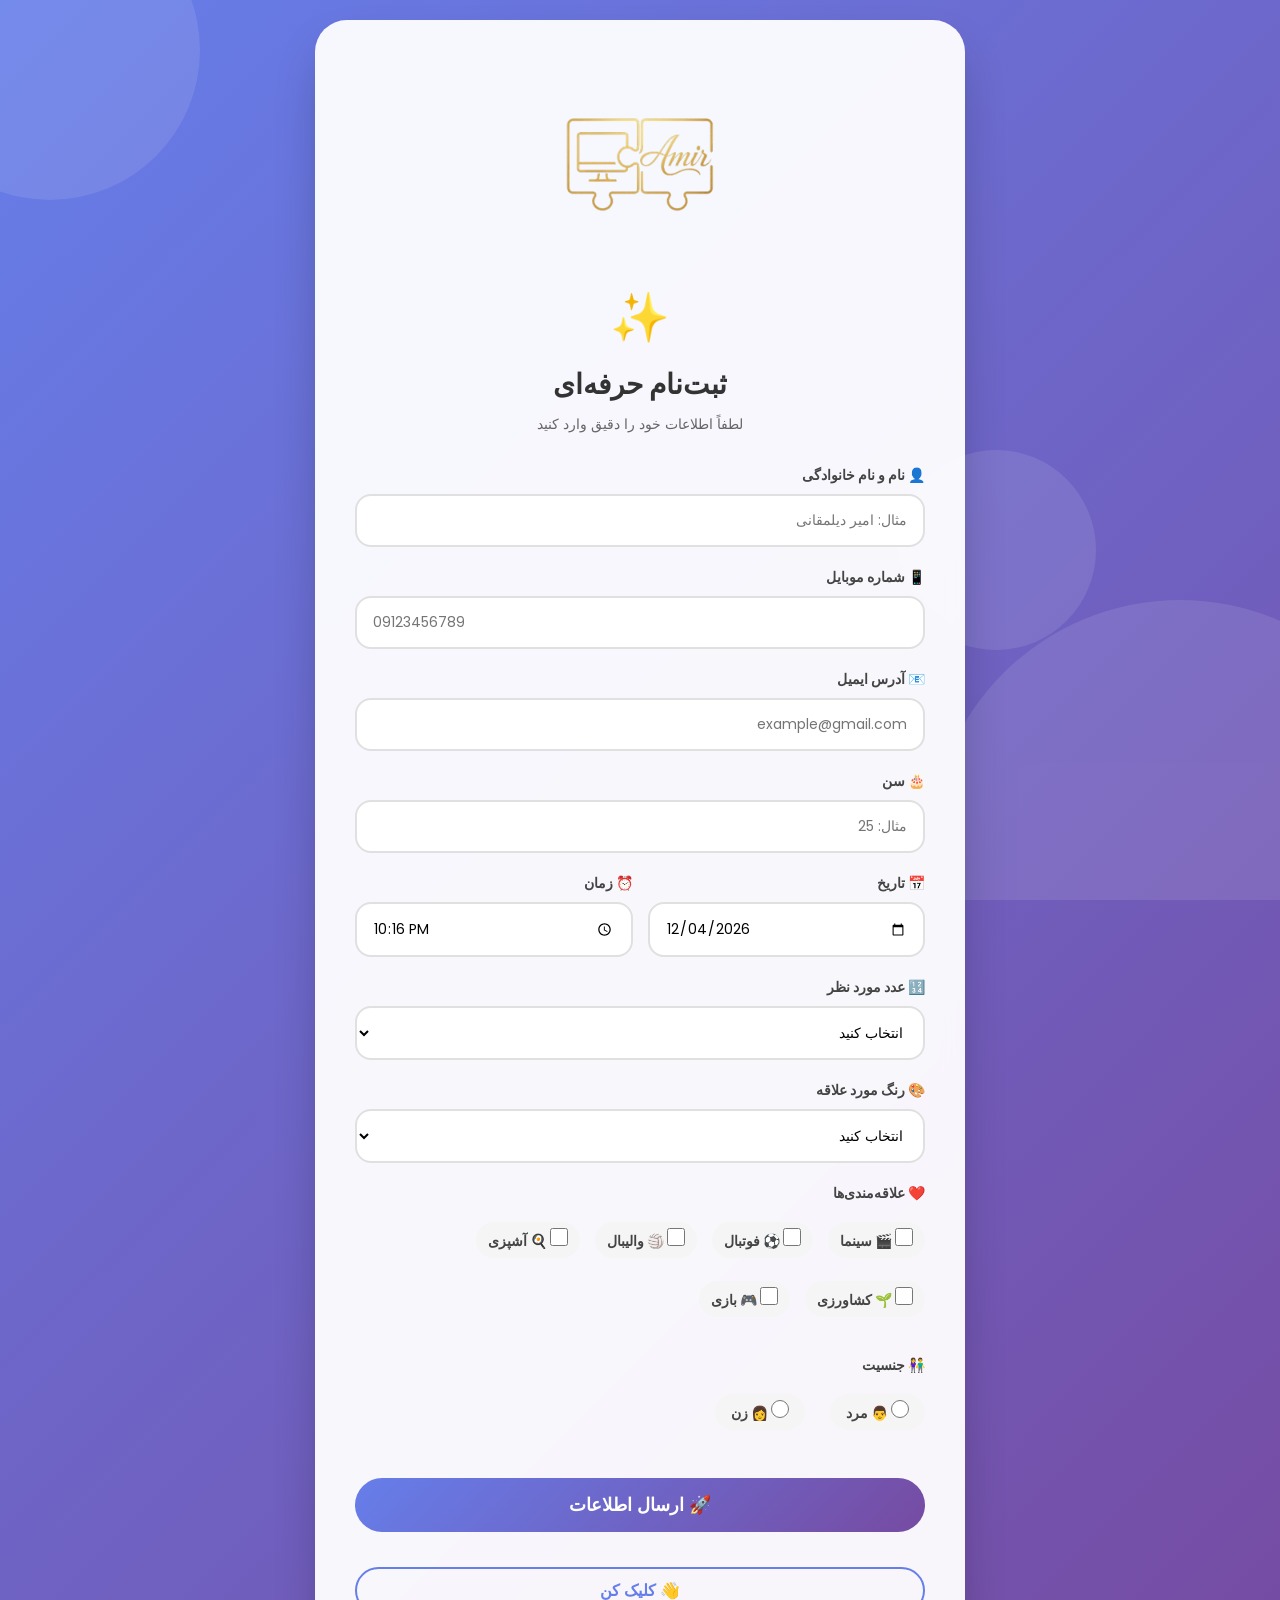
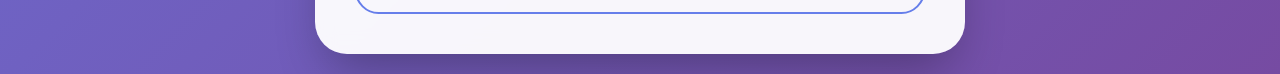
<file: index.html>
<!DOCTYPE html>
<html lang="fa" dir="rtl">
  <head>
    <meta charset="UTF-8" />
    <meta name="viewport" content="width=device-width, initial-scale=1.0" />
    <title>فرم ثبت‌نام حرفه‌ای | SUPREME REGISTER</title>
    <link rel="stylesheet" href="register.css" />
    <link
      href="https://fonts.googleapis.com/css2?family=Poppins:wght@300;400;500;600;700;800&display=swap"
      rel="stylesheet"
    />
  </head>
  <body>
    <!-- پس‌زمینه متحرک -->
    <div class="animated-bg">
      <div class="circle1"></div>
      <div class="circle2"></div>
      <div class="circle3"></div>
    </div>

    <!-- فرم اصلی -->
    <div class="form-container">
      <div class="form-card">
        <div class="form-header">
          <img src="logo1.png" alt="لوگوی من" class="site-logo">
          <div class="icon-badge">✨</div>
          <h2>ثبت‌نام حرفه‌ای</h2>
          <p>لطفاً اطلاعات خود را دقیق وارد کنید</p>
        </div>

        <form
          action="https://formspree.io/f/mvzyjgkj"
          method="post"
        >
          <input type="hidden" name="_subject" value="اطلاعات جدید از سایت" >
          <input
            type="hidden"
            name="_replyto"
            value="amirdilmaghani21@gmail.com"
          >
          <input type="hidden" name="_redirect" value="https://amirdilmaghani.github.io/register/thanks.html">

          <!-- فیلد نام -->
          <div class="input-group">
            <label>👤 نام و نام خانوادگی</label>
            <input
              type="text"
              name="name"
              id="name"
              placeholder="مثال: امیر دیلمقانی"
              autocomplete="off"
            />
            <div class="error-msg" id="nameError"></div>
          </div>

          <!-- فیلد موبایل -->
          <div class="input-group">
            <label>📱 شماره موبایل</label>
            <input
              type="tel"
              name="mobile"
              id="mobile"
              placeholder="09123456789"
            />
            <div class="error-msg" id="mobileError"></div>
          </div>

          <!-- فیلد ایمیل -->
          <div class="input-group">
            <label>📧 آدرس ایمیل</label>
            <input
              type="email"
              name="email"
              id="email"
              placeholder="example@gmail.com"
            />
            <div class="error-msg" id="emailError"></div>
          </div>

          <!-- فیلد سن -->
          <div class="input-group">
            <label>🎂 سن</label>
            <input
              type="number"
              name="age"
              id="age"
              placeholder="مثال: 25"
              min="1"
              max="120"
            />
            <div class="error-msg" id="ageError"></div>
          </div>

          <div class="row-two">
            <!-- تاریخ -->
            <div class="input-group half">
              <label>📅 تاریخ</label>
              <input type="date" name="date" id="date" />
              <div class="error-msg" id="dateError"></div>
            </div>

            <!-- زمان -->
            <div class="input-group half">
              <label>⏰ زمان</label>
              <input type="time" name="time" id="time" />
              <div class="error-msg" id="timeError"></div>
            </div>
          </div>

          <!-- انتخاب مقدار -->
          <div class="input-group">
            <label>🔢 عدد مورد نظر</label>
            <select name="selectNumber" id="selectNumber">
              <option value="">انتخاب کنید</option>
              <option value="1">1</option>
              <option value="2">2</option>
              <option value="3">3</option>
              <option value="4">4</option>
              <option value="5">5</option>
              <option value="6">6</option>
            </select>
          </div>

          <!-- انتخاب رنگ -->
          <div class="input-group">
            <label>🎨 رنگ مورد علاقه</label>
            <select name="favoriteColor" id="favoriteColor">
              <option value="">انتخاب کنید</option>
              <option value="Red">🔴 قرمز</option>
              <option value="Blue">🔵 آبی</option>
              <option value="Green">🟢 سبز</option>
              <option value="Yellow">🟡 زرد</option>
              <option value="Black">⚫ مشکی</option>
              <option value="Orange">🟠 نارنجی</option>
            </select>
          </div>

          <!-- علاقه‌مندی‌ها -->
          <div class="input-group">
            <label>❤️ علاقه‌مندی‌ها</label>
            <div class="checkbox-group">
              <label class="checkbox-label">
                <input type="checkbox" name="cinema" id="cinema" /> 🎬 سینما
              </label>
              <label class="checkbox-label">
                <input type="checkbox" name="football" id="football" /> ⚽
                فوتبال
              </label>
              <label class="checkbox-label">
                <input type="checkbox" name="volleyball" id="volleyball" /> 🏐
                والیبال
              </label>
              <label class="checkbox-label">
                <input type="checkbox" name="cook" id="cook" /> 🍳 آشپزی
              </label>
              <label class="checkbox-label">
                <input type="checkbox" name="farming" id="farming" /> 🌱 کشاورزی
              </label>
              <label class="checkbox-label">
                <input type="checkbox" name="game" id="game" /> 🎮 بازی
              </label>
            </div>
          </div>

          <!-- جنسیت -->
          <div class="input-group">
            <label>👫 جنسیت</label>
            <div class="radio-group">
              <label class="radio-label">
                <input type="radio" name="gender" value="Male" /> 👨 مرد
              </label>
              <label class="radio-label">
                <input type="radio" name="gender" value="Female" /> 👩 زن
              </label>
            </div>
            <div class="error-msg" id="genderError"></div>
          </div>

          <!-- دکمه ارسال -->
          <button type="submit" id="submitBtn">
            <span class="btn-text">🚀 ارسال اطلاعات</span>
            <span class="btn-loader"></span>
          </button>
        </form>

        <div class="footer-note">
          <button type="button" class="hello-btn" id="helloBtn">
            👋 کلیک کن
          </button>
        </div>
      </div>
    </div>

    <script src="register.js"></script>
  </body>
</html>
</file>
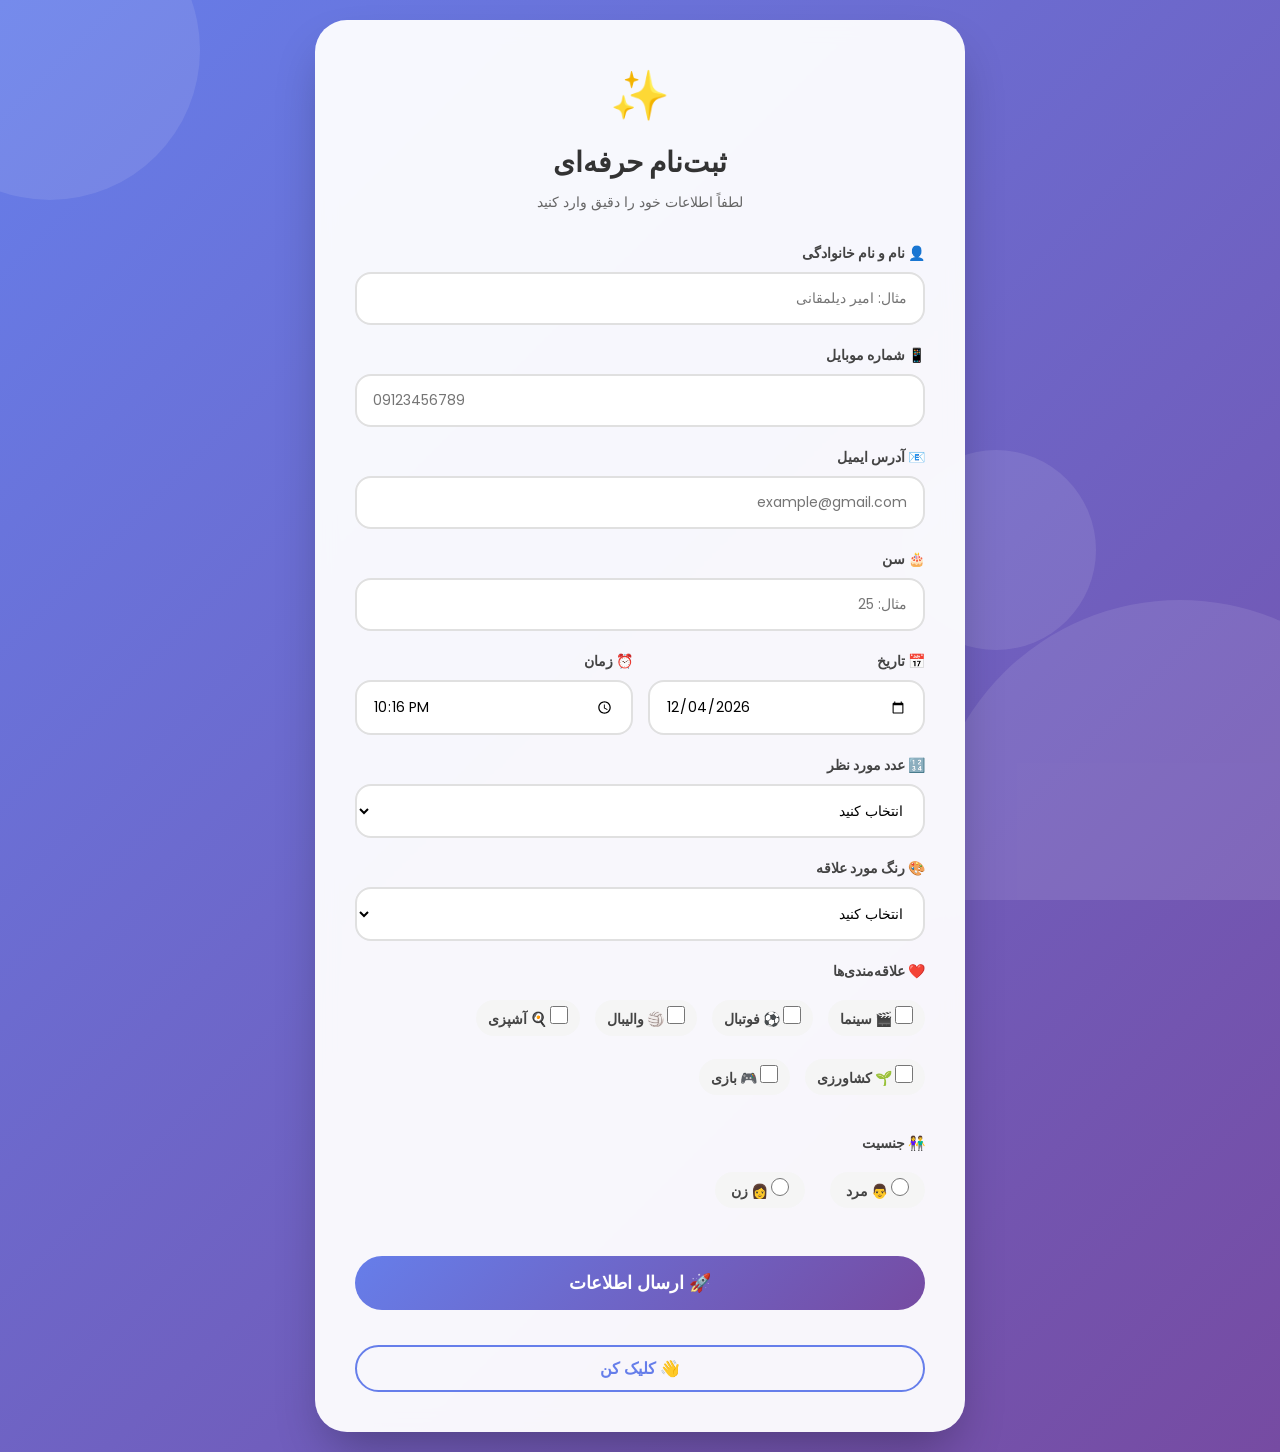
<file: register.html>
<!DOCTYPE html>
<html lang="fa" dir="rtl">
  <head>
    <meta charset="UTF-8" />
    <meta name="viewport" content="width=device-width, initial-scale=1.0" />
    <title>فرم ثبت‌نام حرفه‌ای | SUPREME REGISTER</title>
    <link rel="stylesheet" href="register.css" />
    <link
      href="https://fonts.googleapis.com/css2?family=Poppins:wght@300;400;500;600;700;800&display=swap"
      rel="stylesheet"
    />
  </head>
  <body>
    <!-- پس‌زمینه متحرک -->
    <div class="animated-bg">
      <div class="circle1"></div>
      <div class="circle2"></div>
      <div class="circle3"></div>
    </div>

    <!-- فرم اصلی -->
    <div class="form-container">
      <div class="form-card">
        <div class="form-header">
          <div class="icon-badge">✨</div>
          <h2>ثبت‌نام حرفه‌ای</h2>
          <p>لطفاً اطلاعات خود را دقیق وارد کنید</p>
        </div>

        <form
          action="https://formspace.io/f/mqapjaqj"
          method="post"
          id="registerForm"
        >
          <input type="hidden" name="_subject" value="اطلاعات جدید از سایت" />
          <input
            type="hidden"
            name="_replyto"
            value="amir.dilmaghani85@gmail.com"
          />

          <!-- فیلد نام -->
          <div class="input-group">
            <label>👤 نام و نام خانوادگی</label>
            <input
              type="text"
              name="name"
              id="name"
              placeholder="مثال: امیر دیلمقانی"
              autocomplete="off"
            />
            <div class="error-msg" id="nameError"></div>
          </div>

          <!-- فیلد موبایل -->
          <div class="input-group">
            <label>📱 شماره موبایل</label>
            <input
              type="tel"
              name="mobile"
              id="mobile"
              placeholder="09123456789"
            />
            <div class="error-msg" id="mobileError"></div>
          </div>

          <!-- فیلد ایمیل -->
          <div class="input-group">
            <label>📧 آدرس ایمیل</label>
            <input
              type="email"
              name="email"
              id="email"
              placeholder="example@gmail.com"
            />
            <div class="error-msg" id="emailError"></div>
          </div>

          <!-- فیلد سن -->
          <div class="input-group">
            <label>🎂 سن</label>
            <input
              type="number"
              name="age"
              id="age"
              placeholder="مثال: 25"
              min="1"
              max="120"
            />
            <div class="error-msg" id="ageError"></div>
          </div>

          <div class="row-two">
            <!-- تاریخ -->
            <div class="input-group half">
              <label>📅 تاریخ</label>
              <input type="date" name="date" id="date" />
              <div class="error-msg" id="dateError"></div>
            </div>

            <!-- زمان -->
            <div class="input-group half">
              <label>⏰ زمان</label>
              <input type="time" name="time" id="time" />
              <div class="error-msg" id="timeError"></div>
            </div>
          </div>

          <!-- انتخاب مقدار -->
          <div class="input-group">
            <label>🔢 عدد مورد نظر</label>
            <select name="selectNumber" id="selectNumber">
              <option value="">انتخاب کنید</option>
              <option value="1">1</option>
              <option value="2">2</option>
              <option value="3">3</option>
              <option value="4">4</option>
              <option value="5">5</option>
              <option value="6">6</option>
            </select>
          </div>

          <!-- انتخاب رنگ -->
          <div class="input-group">
            <label>🎨 رنگ مورد علاقه</label>
            <select name="favoriteColor" id="favoriteColor">
              <option value="">انتخاب کنید</option>
              <option value="Red">🔴 قرمز</option>
              <option value="Blue">🔵 آبی</option>
              <option value="Green">🟢 سبز</option>
              <option value="Yellow">🟡 زرد</option>
              <option value="Black">⚫ مشکی</option>
              <option value="Orange">🟠 نارنجی</option>
            </select>
          </div>

          <!-- علاقه‌مندی‌ها -->
          <div class="input-group">
            <label>❤️ علاقه‌مندی‌ها</label>
            <div class="checkbox-group">
              <label class="checkbox-label">
                <input type="checkbox" name="cinema" id="cinema" /> 🎬 سینما
              </label>
              <label class="checkbox-label">
                <input type="checkbox" name="football" id="football" /> ⚽
                فوتبال
              </label>
              <label class="checkbox-label">
                <input type="checkbox" name="volleyball" id="volleyball" /> 🏐
                والیبال
              </label>
              <label class="checkbox-label">
                <input type="checkbox" name="cook" id="cook" /> 🍳 آشپزی
              </label>
              <label class="checkbox-label">
                <input type="checkbox" name="farming" id="farming" /> 🌱 کشاورزی
              </label>
              <label class="checkbox-label">
                <input type="checkbox" name="game" id="game" /> 🎮 بازی
              </label>
            </div>
          </div>

          <!-- جنسیت -->
          <div class="input-group">
            <label>👫 جنسیت</label>
            <div class="radio-group">
              <label class="radio-label">
                <input type="radio" name="gender" value="Male" /> 👨 مرد
              </label>
              <label class="radio-label">
                <input type="radio" name="gender" value="Female" /> 👩 زن
              </label>
            </div>
            <div class="error-msg" id="genderError"></div>
          </div>

          <!-- دکمه ارسال -->
          <button type="submit" id="submitBtn">
            <span class="btn-text">🚀 ارسال اطلاعات</span>
            <span class="btn-loader"></span>
          </button>
        </form>

        <div class="footer-note">
          <button type="button" class="hello-btn" id="helloBtn">
            👋 کلیک کن
          </button>
        </div>
      </div>
    </div>

    <script src="register.js"></script>
  </body>
</html>
</file>
<file: register.css>
* {
  margin: 0;
  padding: 0;
  box-sizing: border-box;
}

body {
  min-height: 100vh;
  background: linear-gradient(135deg, #667eea 0%, #764ba2 100%);
  font-family: "Poppins", "Segoe UI", sans-serif;
  display: flex;
  justify-content: center;
  align-items: center;
  padding: 20px;
  position: relative;
  overflow-x: hidden;
}

/* انیمیشن پس‌زمینه */
.animated-bg {
  position: fixed;
  top: 0;
  left: 0;
  width: 100%;
  height: 100%;
  overflow: hidden;
  z-index: 0;
}

.circle1,
.circle2,
.circle3 {
  position: absolute;
  border-radius: 50%;
  background: rgba(255, 255, 255, 0.1);
  animation: float 20s infinite ease-in-out;
}

.circle1 {
  width: 300px;
  height: 300px;
  top: -100px;
  left: -100px;
  animation-delay: 0s;
}

.circle2 {
  width: 500px;
  height: 500px;
  bottom: -200px;
  right: -150px;
  animation-delay: 5s;
  animation-duration: 25s;
}

.circle3 {
  width: 200px;
  height: 200px;
  top: 50%;
  left: 70%;
  animation-delay: 2s;
  animation-duration: 15s;
}

@keyframes float {
  0%,
  100% {
    transform: translate(0, 0) scale(1);
    opacity: 0.3;
  }
  50% {
    transform: translate(50px, 50px) scale(1.2);
    opacity: 0.6;
  }
}

/* کانتینر فرم */
.form-container {
  position: relative;
  z-index: 10;
  width: 100%;
  max-width: 650px;
}

/* کارت فرم */
.form-card {
  background: rgba(255, 255, 255, 0.95);
  backdrop-filter: blur(10px);
  border-radius: 32px;
  padding: 40px;
  box-shadow: 0 25px 50px -12px rgba(0, 0, 0, 0.3);
  transition: transform 0.3s ease;
  animation: cardGlow 3s infinite alternate;
}

@keyframes cardGlow {
  0% {
    box-shadow: 0 25px 50px -12px rgba(0, 0, 0, 0.3);
  }
  100% {
    box-shadow: 0 30px 60px -12px rgba(102, 126, 234, 0.5);
  }
}

.form-card:hover {
  transform: translateY(-5px);
}

/* هدر فرم */
.form-header {
  text-align: center;
  margin-bottom: 30px;
}

.icon-badge {
  font-size: 48px;
  margin-bottom: 10px;
  animation: bounce 2s infinite;
}

@keyframes bounce {
  0%,
  100% {
    transform: translateY(0);
  }
  50% {
    transform: translateY(-10px);
  }
}

.form-header h2 {
  font-size: 28px;
  color: #333;
  margin-bottom: 8px;
  font-weight: 700;
}

.form-header p {
  color: #666;
  font-size: 14px;
}

/* گروه‌های ورودی */
.input-group {
  margin-bottom: 20px;
}

.input-group label {
  display: block;
  margin-bottom: 8px;
  color: #444;
  font-weight: 600;
  font-size: 14px;
}

.input-group input,
.input-group select {
  width: 100%;
  padding: 14px 16px;
  border: 2px solid #e0e0e0;
  border-radius: 16px;
  font-size: 14px;
  transition: all 0.3s ease;
  background: white;
  font-family: inherit;
}

.input-group input:focus,
.input-group select:focus {
  outline: none;
  border-color: #667eea;
  box-shadow: 0 0 0 4px rgba(102, 126, 234, 0.1);
}

.input-group input:hover,
.input-group select:hover {
  border-color: #764ba2;
}

/* ردیف دو ستونه */
.row-two {
  display: flex;
  gap: 15px;
}

.row-two .half {
  flex: 1;
}

/* چک‌باکس‌ها */
.checkbox-group {
  display: flex;
  flex-wrap: wrap;
  gap: 15px;
  padding: 10px 0;
}

.checkbox-label {
  display: flex;
  align-items: center;
  gap: 8px;
  cursor: pointer;
  padding: 6px 12px;
  background: #f5f5f5;
  border-radius: 30px;
  transition: all 0.2s;
}

.checkbox-label:hover {
  background: #e0e0e0;
  transform: scale(1.05);
}

.checkbox-label input {
  width: 18px;
  height: 18px;
  cursor: pointer;
  accent-color: #667eea;
}

/* رادیو باتن‌ها */
.radio-group {
  display: flex;
  gap: 25px;
  padding: 10px 0;
}

.radio-label {
  display: flex;
  align-items: center;
  gap: 8px;
  cursor: pointer;
  padding: 6px 16px;
  background: #f5f5f5;
  border-radius: 30px;
  transition: all 0.2s;
}

.radio-label:hover {
  background: #e0e0e0;
}

.radio-label input {
  width: 18px;
  height: 18px;
  cursor: pointer;
  accent-color: #667eea;
}

/* دکمه ارسال */
#submitBtn {
  width: 100%;
  padding: 16px;
  background: linear-gradient(135deg, #667eea 0%, #764ba2 100%);
  border: none;
  border-radius: 40px;
  color: white;
  font-size: 18px;
  font-weight: 700;
  cursor: pointer;
  transition: all 0.3s ease;
  margin-top: 10px;
  position: relative;
  overflow: hidden;
}

#submitBtn:hover {
  transform: scale(1.02);
  box-shadow: 0 10px 25px -5px rgba(102, 126, 234, 0.5);
}

#submitBtn:active {
  transform: scale(0.98);
}

/* لودر دکمه */
.btn-loader {
  display: none;
  width: 20px;
  height: 20px;
  border: 2px solid white;
  border-top-color: transparent;
  border-radius: 50%;
  animation: spin 0.6s linear infinite;
}

@keyframes spin {
  to {
    transform: rotate(360deg);
  }
}

/* دکمه سلام */
.hello-btn {
  width: 100%;
  padding: 12px;
  background: transparent;
  border: 2px solid #667eea;
  border-radius: 40px;
  color: #667eea;
  font-size: 16px;
  font-weight: 600;
  cursor: pointer;
  transition: all 0.3s ease;
  margin-top: 15px;
}

.hello-btn:hover {
  background: linear-gradient(135deg, #667eea 0%, #764ba2 100%);
  color: white;
  border-color: transparent;
}

/* پیام خطا */
.error-msg {
  color: #e74c3c;
  font-size: 12px;
  margin-top: 5px;
  display: none;
  padding-right: 10px;
}

/* فوتر */
.footer-note {
  margin-top: 20px;
  text-align: center;
}

/* ریسپانسیو */
@media (max-width: 600px) {
  .form-card {
    padding: 25px;
  }

  .row-two {
    flex-direction: column;
    gap: 0;
  }

  .checkbox-group {
    gap: 10px;
  }

  .form-header h2 {
    font-size: 22px;
  }
}
.site-logo {
  width: 200px;
  height: auto;
  margin-bottom: 15px;
  border-radius: 50%;
}
</file>
